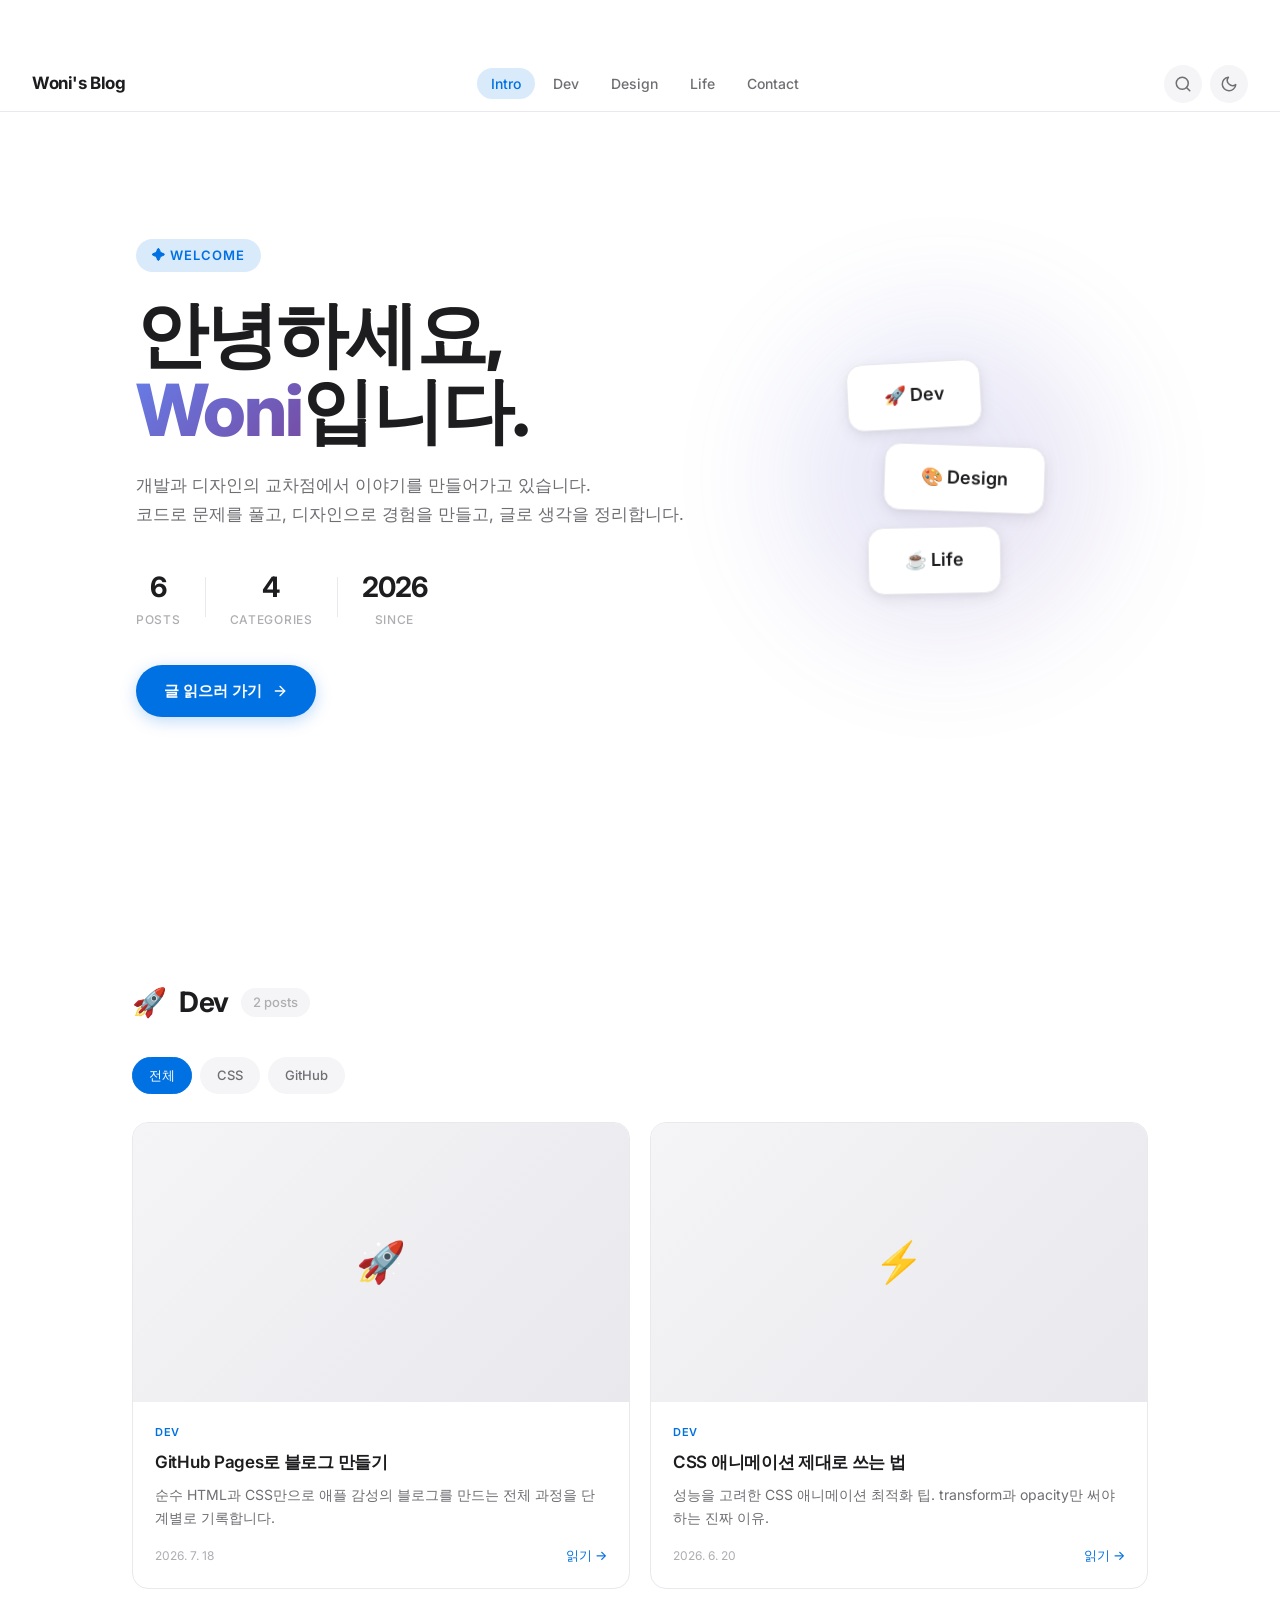
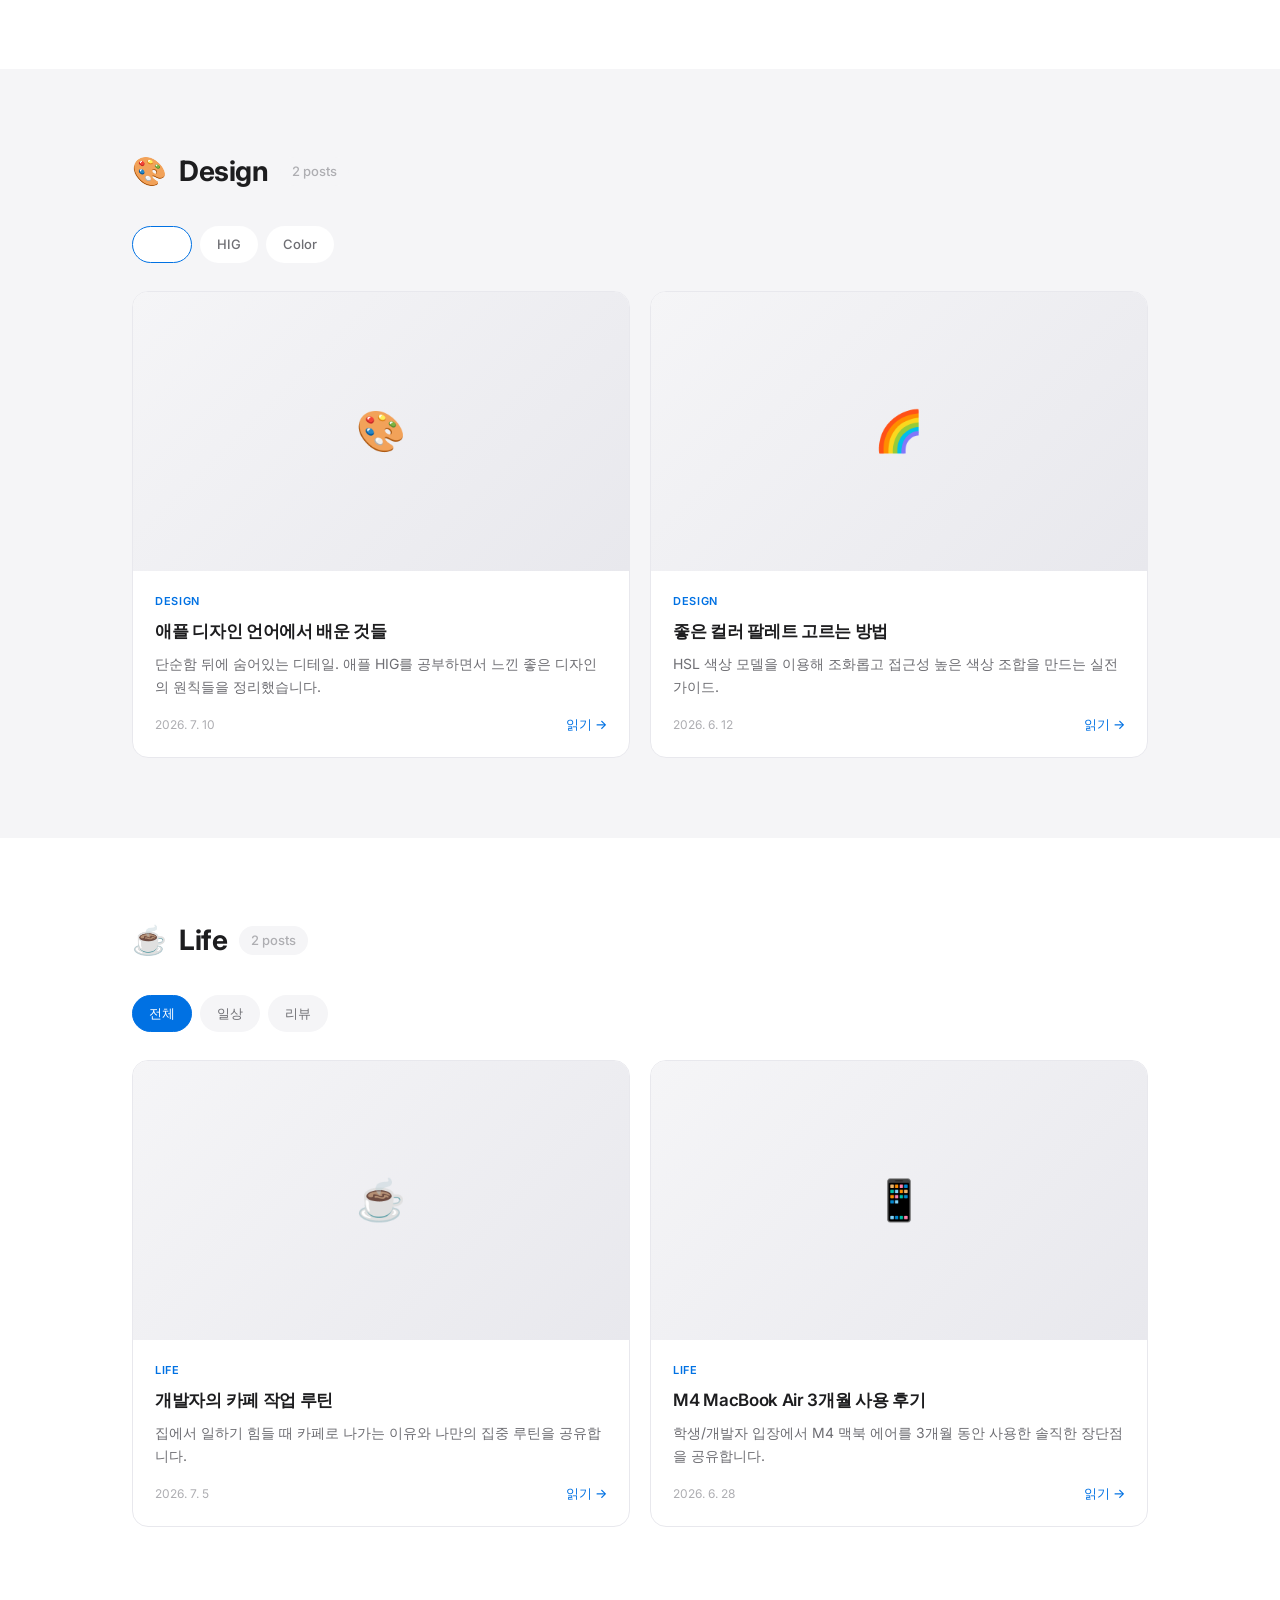
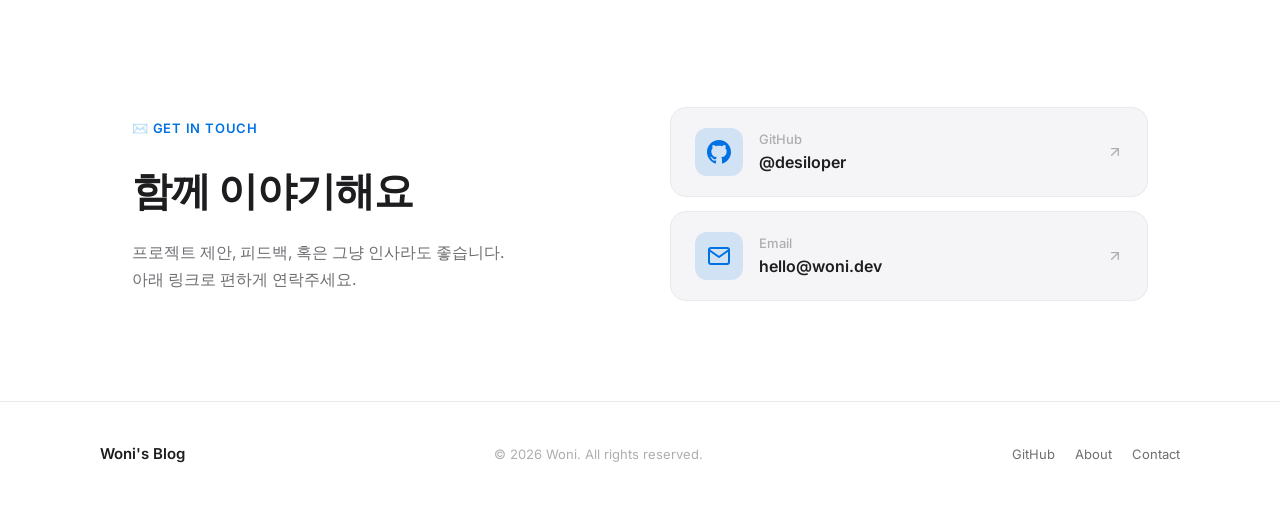
<file: index.html>
<!DOCTYPE html>
<html lang="ko">
<head>
  <meta charset="UTF-8" />
  <meta name="viewport" content="width=device-width, initial-scale=1.0" />
  <title>Woni's Blog — 생각과 기록</title>
  <meta name="description" content="개발, 디자인, 그리고 일상에 대한 생각을 기록하는 블로그입니다." />
  <meta property="og:title" content="Woni's Blog" />
  <meta property="og:description" content="개발, 디자인, 그리고 일상에 대한 생각을 기록합니다." />
  <meta property="og:type" content="website" />
  <link rel="stylesheet" href="style.css" />
  <link rel="icon" href="data:image/svg+xml,<svg xmlns='http://www.w3.org/2000/svg' viewBox='0 0 100 100'><text y='.9em' font-size='90'>✦</text></svg>" />
</head>
<body>

  <!-- Reading Progress Bar -->
  <div class="reading-progress" id="reading-progress"></div>

  <!-- Navigation -->
  <nav class="nav" id="main-nav">
    <a href="index.html" class="nav-brand">Woni's Blog</a>
    <ul class="nav-links" id="nav-links">
      <li><a href="#intro" class="nav-link" data-section="intro">Intro</a></li>
      <li><a href="#dev" class="nav-link" data-section="dev">Dev</a></li>
      <li><a href="#design" class="nav-link" data-section="design">Design</a></li>
      <li><a href="#life" class="nav-link" data-section="life">Life</a></li>
      <li><a href="#contact" class="nav-link" data-section="contact">Contact</a></li>
    </ul>
    <div class="nav-actions">
      <button class="nav-icon-btn" id="search-toggle" aria-label="검색" title="검색">
        <svg width="18" height="18" viewBox="0 0 24 24" fill="none" stroke="currentColor" stroke-width="2" stroke-linecap="round" stroke-linejoin="round"><circle cx="11" cy="11" r="8"/><line x1="21" y1="21" x2="16.65" y2="16.65"/></svg>
      </button>
      <button class="nav-icon-btn" id="theme-toggle" aria-label="테마 전환" title="테마 전환">
        <svg class="icon-sun" width="18" height="18" viewBox="0 0 24 24" fill="none" stroke="currentColor" stroke-width="2" stroke-linecap="round" stroke-linejoin="round"><circle cx="12" cy="12" r="5"/><line x1="12" y1="1" x2="12" y2="3"/><line x1="12" y1="21" x2="12" y2="23"/><line x1="4.22" y1="4.22" x2="5.64" y2="5.64"/><line x1="18.36" y1="18.36" x2="19.78" y2="19.78"/><line x1="1" y1="12" x2="3" y2="12"/><line x1="21" y1="12" x2="23" y2="12"/><line x1="4.22" y1="19.78" x2="5.64" y2="18.36"/><line x1="18.36" y1="5.64" x2="19.78" y2="4.22"/></svg>
        <svg class="icon-moon" width="18" height="18" viewBox="0 0 24 24" fill="none" stroke="currentColor" stroke-width="2" stroke-linecap="round" stroke-linejoin="round"><path d="M21 12.79A9 9 0 1 1 11.21 3 7 7 0 0 0 21 12.79z"/></svg>
      </button>
      <button class="hamburger" id="hamburger" aria-label="메뉴 열기">
        <span></span><span></span><span></span>
      </button>
    </div>
  </nav>

  <!-- Mobile Menu Overlay -->
  <div class="mobile-menu-overlay" id="mobile-menu-overlay"></div>
  <div class="mobile-menu" id="mobile-menu">
    <div class="mobile-menu-header">
      <span class="nav-brand">Woni's Blog</span>
      <button class="mobile-menu-close" id="mobile-menu-close" aria-label="메뉴 닫기">
        <svg width="20" height="20" viewBox="0 0 24 24" fill="none" stroke="currentColor" stroke-width="2" stroke-linecap="round"><line x1="18" y1="6" x2="6" y2="18"/><line x1="6" y1="6" x2="18" y2="18"/></svg>
      </button>
    </div>
    <ul class="mobile-menu-links">
      <li><a href="#intro" class="mobile-link">Intro</a></li>
      <li><a href="#dev" class="mobile-link">Dev</a></li>
      <li><a href="#design" class="mobile-link">Design</a></li>
      <li><a href="#life" class="mobile-link">Life</a></li>
      <li><a href="#contact" class="mobile-link">Contact</a></li>
    </ul>
  </div>

  <!-- Search Modal -->
  <div class="search-overlay" id="search-overlay">
    <div class="search-modal">
      <div class="search-input-wrap">
        <svg width="20" height="20" viewBox="0 0 24 24" fill="none" stroke="currentColor" stroke-width="2" stroke-linecap="round" stroke-linejoin="round"><circle cx="11" cy="11" r="8"/><line x1="21" y1="21" x2="16.65" y2="16.65"/></svg>
        <input type="text" class="search-input" id="search-input" placeholder="글 제목이나 내용을 검색하세요..." autocomplete="off" />
        <kbd class="search-kbd">ESC</kbd>
      </div>
      <div class="search-results" id="search-results">
        <div class="search-empty">검색어를 입력하면 결과가 나타납니다</div>
      </div>
    </div>
  </div>

  <!-- ===== INTRO Section ===== -->
  <section class="intro-section" id="intro">
    <div class="intro-content">
      <div class="intro-badge">✦ Welcome</div>
      <h1 class="intro-title">
        안녕하세요,<br/>
        <span class="intro-highlight">Woni</span>입니다.
      </h1>
      <p class="intro-desc">
        개발과 디자인의 교차점에서 이야기를 만들어가고 있습니다.<br/>
        코드로 문제를 풀고, 디자인으로 경험을 만들고, 글로 생각을 정리합니다.
      </p>
      <div class="intro-stats">
        <div class="intro-stat">
          <span class="intro-stat-number">6</span>
          <span class="intro-stat-label">Posts</span>
        </div>
        <div class="intro-stat-divider"></div>
        <div class="intro-stat">
          <span class="intro-stat-number">4</span>
          <span class="intro-stat-label">Categories</span>
        </div>
        <div class="intro-stat-divider"></div>
        <div class="intro-stat">
          <span class="intro-stat-number">2026</span>
          <span class="intro-stat-label">Since</span>
        </div>
      </div>
      <a href="#dev" class="intro-cta">
        글 읽으러 가기
        <svg width="16" height="16" viewBox="0 0 24 24" fill="none" stroke="currentColor" stroke-width="2" stroke-linecap="round" stroke-linejoin="round"><line x1="5" y1="12" x2="19" y2="12"/><polyline points="12 5 19 12 12 19"/></svg>
      </a>
    </div>
    <div class="intro-visual">
      <div class="intro-glow"></div>
      <div class="intro-card-stack">
        <div class="intro-floating-card ifc-1">🚀 Dev</div>
        <div class="intro-floating-card ifc-2">🎨 Design</div>
        <div class="intro-floating-card ifc-3">☕ Life</div>
      </div>
    </div>
  </section>

  <!-- ===== DEV Section ===== -->
  <section class="category-section" id="dev">
    <div class="container">
      <div class="section-header">
        <div class="section-title-group">
          <span class="section-icon">🚀</span>
          <h2 class="section-title">Dev</h2>
          <span class="section-count">2 posts</span>
        </div>
      </div>

      <!-- Tags Filter for Dev -->
      <div class="tags-list" id="tag-filter-dev">
        <span class="tag-pill active" data-tag="all" data-category="dev">전체</span>
        <span class="tag-pill" data-tag="CSS" data-category="dev">CSS</span>
        <span class="tag-pill" data-tag="GitHub" data-category="dev">GitHub</span>
      </div>

      <div class="posts-grid" data-category="dev">
        <a href="post.html" class="post-card" data-tags="GitHub" data-category="dev"
           data-title="GitHub Pages로 블로그 만들기"
           data-excerpt="순수 HTML과 CSS만으로 애플 감성의 블로그를 만드는 전체 과정을 단계별로 기록합니다.">
          <div class="post-card-image-placeholder">🚀</div>
          <div class="post-card-body">
            <span class="post-tag">Dev</span>
            <h3 class="post-card-title">GitHub Pages로 블로그 만들기</h3>
            <p class="post-card-excerpt">
              순수 HTML과 CSS만으로 애플 감성의 블로그를 만드는 전체 과정을 단계별로 기록합니다.
            </p>
            <div class="post-card-footer">
              <span class="post-card-date">2026. 7. 18</span>
              <span class="read-more">읽기 →</span>
            </div>
          </div>
        </a>

        <a href="post.html" class="post-card" data-tags="CSS" data-category="dev"
           data-title="CSS 애니메이션 제대로 쓰는 법"
           data-excerpt="성능을 고려한 CSS 애니메이션 최적화 팁. transform과 opacity만 써야 하는 진짜 이유.">
          <div class="post-card-image-placeholder">⚡</div>
          <div class="post-card-body">
            <span class="post-tag">Dev</span>
            <h3 class="post-card-title">CSS 애니메이션 제대로 쓰는 법</h3>
            <p class="post-card-excerpt">
              성능을 고려한 CSS 애니메이션 최적화 팁. transform과 opacity만 써야 하는 진짜 이유.
            </p>
            <div class="post-card-footer">
              <span class="post-card-date">2026. 6. 20</span>
              <span class="read-more">읽기 →</span>
            </div>
          </div>
        </a>
      </div>
    </div>
  </section>

  <!-- ===== DESIGN Section ===== -->
  <section class="category-section" id="design">
    <div class="container">
      <div class="section-header">
        <div class="section-title-group">
          <span class="section-icon">🎨</span>
          <h2 class="section-title">Design</h2>
          <span class="section-count">2 posts</span>
        </div>
      </div>

      <div class="tags-list" id="tag-filter-design">
        <span class="tag-pill active" data-tag="all" data-category="design">전체</span>
        <span class="tag-pill" data-tag="HIG" data-category="design">HIG</span>
        <span class="tag-pill" data-tag="Color" data-category="design">Color</span>
      </div>

      <div class="posts-grid" data-category="design">
        <a href="post.html" class="post-card" data-tags="HIG" data-category="design"
           data-title="애플 디자인 언어에서 배운 것들"
           data-excerpt="단순함 뒤에 숨어있는 디테일. 애플 HIG를 공부하면서 느낀 좋은 디자인의 원칙들을 정리했습니다.">
          <div class="post-card-image-placeholder">🎨</div>
          <div class="post-card-body">
            <span class="post-tag">Design</span>
            <h3 class="post-card-title">애플 디자인 언어에서 배운 것들</h3>
            <p class="post-card-excerpt">
              단순함 뒤에 숨어있는 디테일. 애플 HIG를 공부하면서 느낀 좋은 디자인의 원칙들을 정리했습니다.
            </p>
            <div class="post-card-footer">
              <span class="post-card-date">2026. 7. 10</span>
              <span class="read-more">읽기 →</span>
            </div>
          </div>
        </a>

        <a href="post.html" class="post-card" data-tags="Color" data-category="design"
           data-title="좋은 컬러 팔레트 고르는 방법"
           data-excerpt="HSL 색상 모델을 이용해 조화롭고 접근성 높은 색상 조합을 만드는 실전 가이드.">
          <div class="post-card-image-placeholder">🌈</div>
          <div class="post-card-body">
            <span class="post-tag">Design</span>
            <h3 class="post-card-title">좋은 컬러 팔레트 고르는 방법</h3>
            <p class="post-card-excerpt">
              HSL 색상 모델을 이용해 조화롭고 접근성 높은 색상 조합을 만드는 실전 가이드.
            </p>
            <div class="post-card-footer">
              <span class="post-card-date">2026. 6. 12</span>
              <span class="read-more">읽기 →</span>
            </div>
          </div>
        </a>
      </div>
    </div>
  </section>

  <!-- ===== LIFE Section ===== -->
  <section class="category-section" id="life">
    <div class="container">
      <div class="section-header">
        <div class="section-title-group">
          <span class="section-icon">☕</span>
          <h2 class="section-title">Life</h2>
          <span class="section-count">2 posts</span>
        </div>
      </div>

      <div class="tags-list" id="tag-filter-life">
        <span class="tag-pill active" data-tag="all" data-category="life">전체</span>
        <span class="tag-pill" data-tag="일상" data-category="life">일상</span>
        <span class="tag-pill" data-tag="리뷰" data-category="life">리뷰</span>
      </div>

      <div class="posts-grid" data-category="life">
        <a href="post.html" class="post-card" data-tags="일상" data-category="life"
           data-title="개발자의 카페 작업 루틴"
           data-excerpt="집에서 일하기 힘들 때 카페로 나가는 이유와 나만의 집중 루틴을 공유합니다.">
          <div class="post-card-image-placeholder">☕</div>
          <div class="post-card-body">
            <span class="post-tag">Life</span>
            <h3 class="post-card-title">개발자의 카페 작업 루틴</h3>
            <p class="post-card-excerpt">
              집에서 일하기 힘들 때 카페로 나가는 이유와 나만의 집중 루틴을 공유합니다.
            </p>
            <div class="post-card-footer">
              <span class="post-card-date">2026. 7. 5</span>
              <span class="read-more">읽기 →</span>
            </div>
          </div>
        </a>

        <a href="post.html" class="post-card" data-tags="리뷰" data-category="life"
           data-title="M4 MacBook Air 3개월 사용 후기"
           data-excerpt="학생/개발자 입장에서 M4 맥북 에어를 3개월 동안 사용한 솔직한 장단점을 공유합니다.">
          <div class="post-card-image-placeholder">📱</div>
          <div class="post-card-body">
            <span class="post-tag">Life</span>
            <h3 class="post-card-title">M4 MacBook Air 3개월 사용 후기</h3>
            <p class="post-card-excerpt">
              학생/개발자 입장에서 M4 맥북 에어를 3개월 동안 사용한 솔직한 장단점을 공유합니다.
            </p>
            <div class="post-card-footer">
              <span class="post-card-date">2026. 6. 28</span>
              <span class="read-more">읽기 →</span>
            </div>
          </div>
        </a>
      </div>
    </div>
  </section>

  <!-- ===== CONTACT Section ===== -->
  <section class="contact-section" id="contact">
    <div class="container">
      <div class="contact-inner">
        <div class="contact-text">
          <span class="contact-badge">✉️ Get in Touch</span>
          <h2 class="contact-title">함께 이야기해요</h2>
          <p class="contact-desc">
            프로젝트 제안, 피드백, 혹은 그냥 인사라도 좋습니다.<br/>
            아래 링크로 편하게 연락주세요.
          </p>
        </div>
        <div class="contact-links">
          <a href="https://github.com/desiloper" target="_blank" class="contact-card" id="contact-github">
            <div class="contact-card-icon">
              <svg width="24" height="24" viewBox="0 0 24 24" fill="currentColor"><path d="M12 0c-6.626 0-12 5.373-12 12 0 5.302 3.438 9.8 8.207 11.387.599.111.793-.261.793-.577v-2.234c-3.338.726-4.033-1.416-4.033-1.416-.546-1.387-1.333-1.756-1.333-1.756-1.089-.745.083-.729.083-.729 1.205.084 1.839 1.237 1.839 1.237 1.07 1.834 2.807 1.304 3.492.997.107-.775.418-1.305.762-1.604-2.665-.305-5.467-1.334-5.467-5.931 0-1.311.469-2.381 1.236-3.221-.124-.303-.535-1.524.117-3.176 0 0 1.008-.322 3.301 1.23.957-.266 1.983-.399 3.003-.404 1.02.005 2.047.138 3.006.404 2.291-1.552 3.297-1.23 3.297-1.23.653 1.653.242 2.874.118 3.176.77.84 1.235 1.911 1.235 3.221 0 4.609-2.807 5.624-5.479 5.921.43.372.823 1.102.823 2.222v3.293c0 .319.192.694.801.576 4.765-1.589 8.199-6.086 8.199-11.386 0-6.627-5.373-12-12-12z"/></svg>
            </div>
            <div class="contact-card-info">
              <span class="contact-card-label">GitHub</span>
              <span class="contact-card-value">@desiloper</span>
            </div>
            <svg class="contact-card-arrow" width="16" height="16" viewBox="0 0 24 24" fill="none" stroke="currentColor" stroke-width="2" stroke-linecap="round"><line x1="7" y1="17" x2="17" y2="7"/><polyline points="7 7 17 7 17 17"/></svg>
          </a>

          <a href="mailto:hello@woni.dev" class="contact-card" id="contact-email">
            <div class="contact-card-icon">
              <svg width="24" height="24" viewBox="0 0 24 24" fill="none" stroke="currentColor" stroke-width="2" stroke-linecap="round" stroke-linejoin="round"><path d="M4 4h16c1.1 0 2 .9 2 2v12c0 1.1-.9 2-2 2H4c-1.1 0-2-.9-2-2V6c0-1.1.9-2 2-2z"/><polyline points="22,6 12,13 2,6"/></svg>
            </div>
            <div class="contact-card-info">
              <span class="contact-card-label">Email</span>
              <span class="contact-card-value">hello@woni.dev</span>
            </div>
            <svg class="contact-card-arrow" width="16" height="16" viewBox="0 0 24 24" fill="none" stroke="currentColor" stroke-width="2" stroke-linecap="round"><line x1="7" y1="17" x2="17" y2="7"/><polyline points="7 7 17 7 17 17"/></svg>
          </a>
        </div>
      </div>
    </div>
  </section>

  <!-- Footer -->
  <footer class="footer">
    <div class="footer-inner">
      <span class="footer-brand">Woni's Blog</span>
      <span class="footer-text">© 2026 Woni. All rights reserved.</span>
      <div class="footer-links">
        <a href="https://github.com/desiloper" target="_blank">GitHub</a>
        <a href="#intro">About</a>
        <a href="#contact">Contact</a>
      </div>
    </div>
  </footer>

  <script src="main.js"></script>
</body>
</html>
</file>
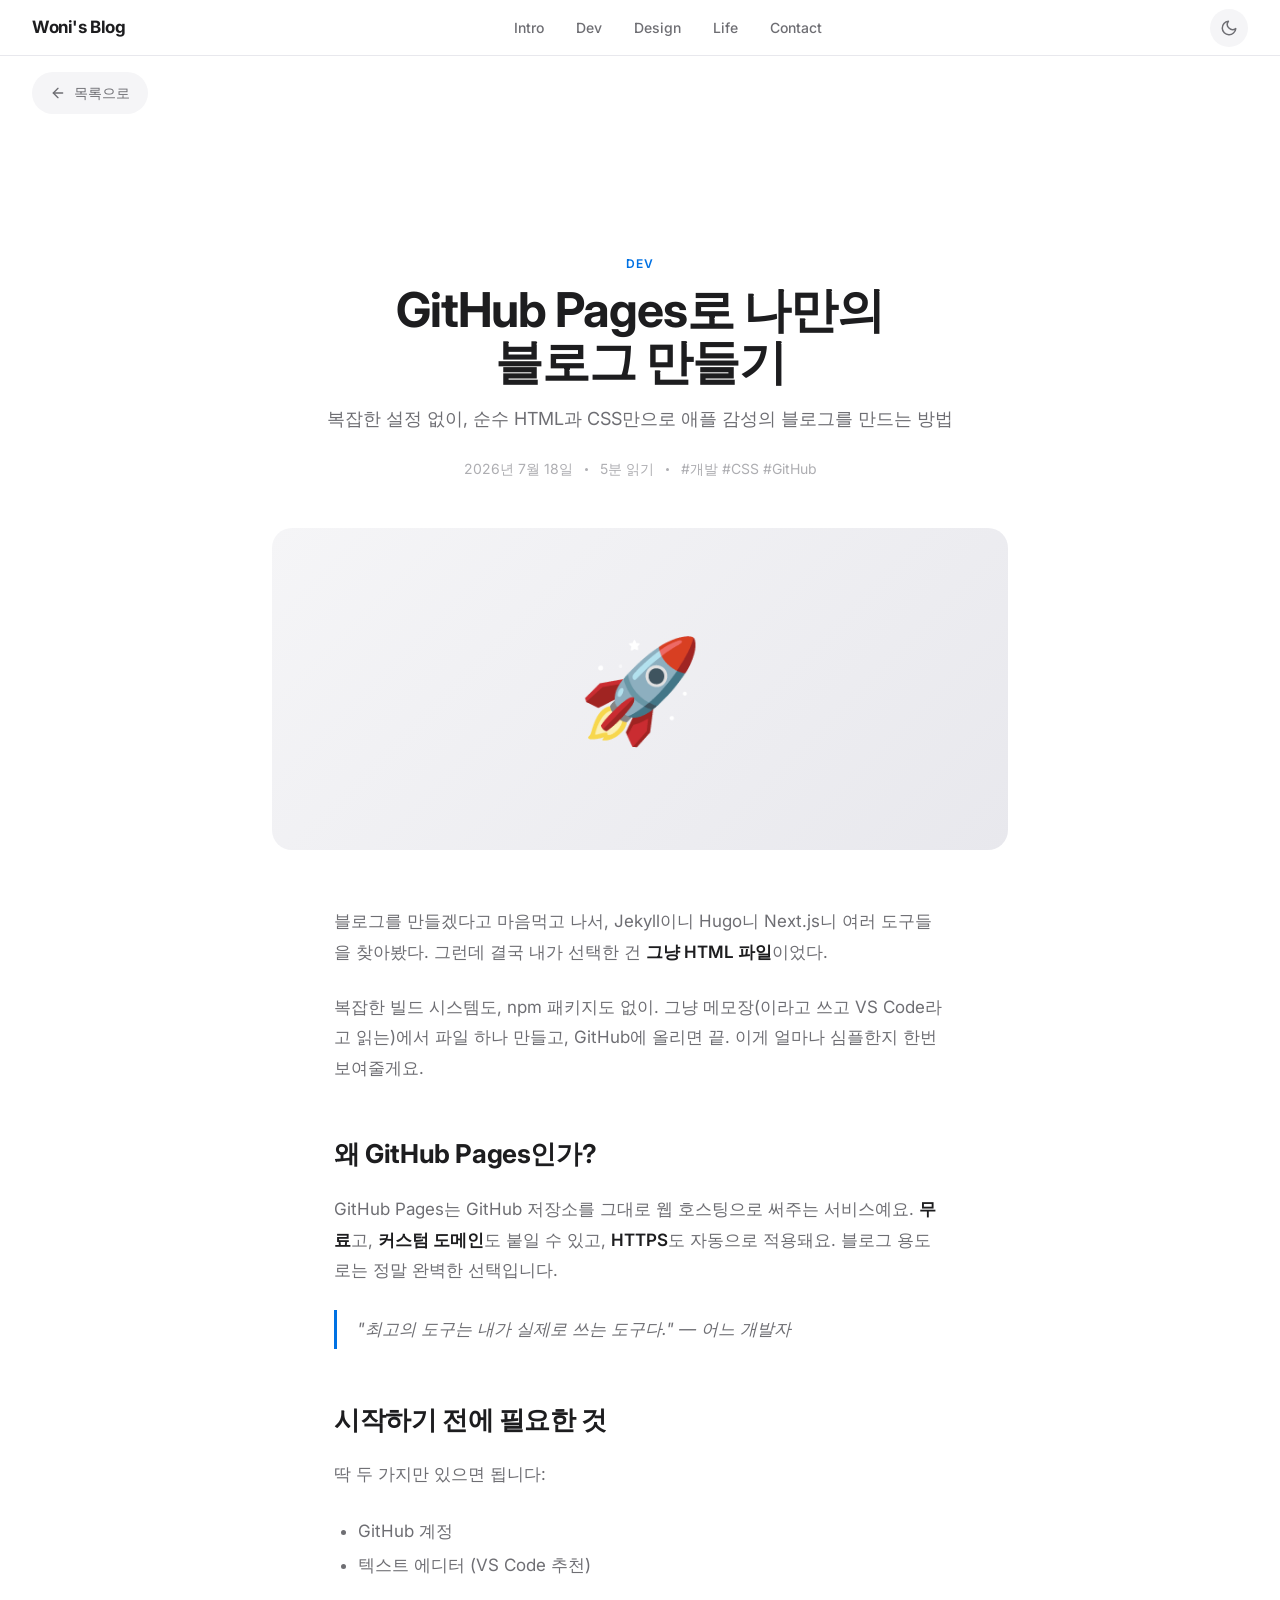
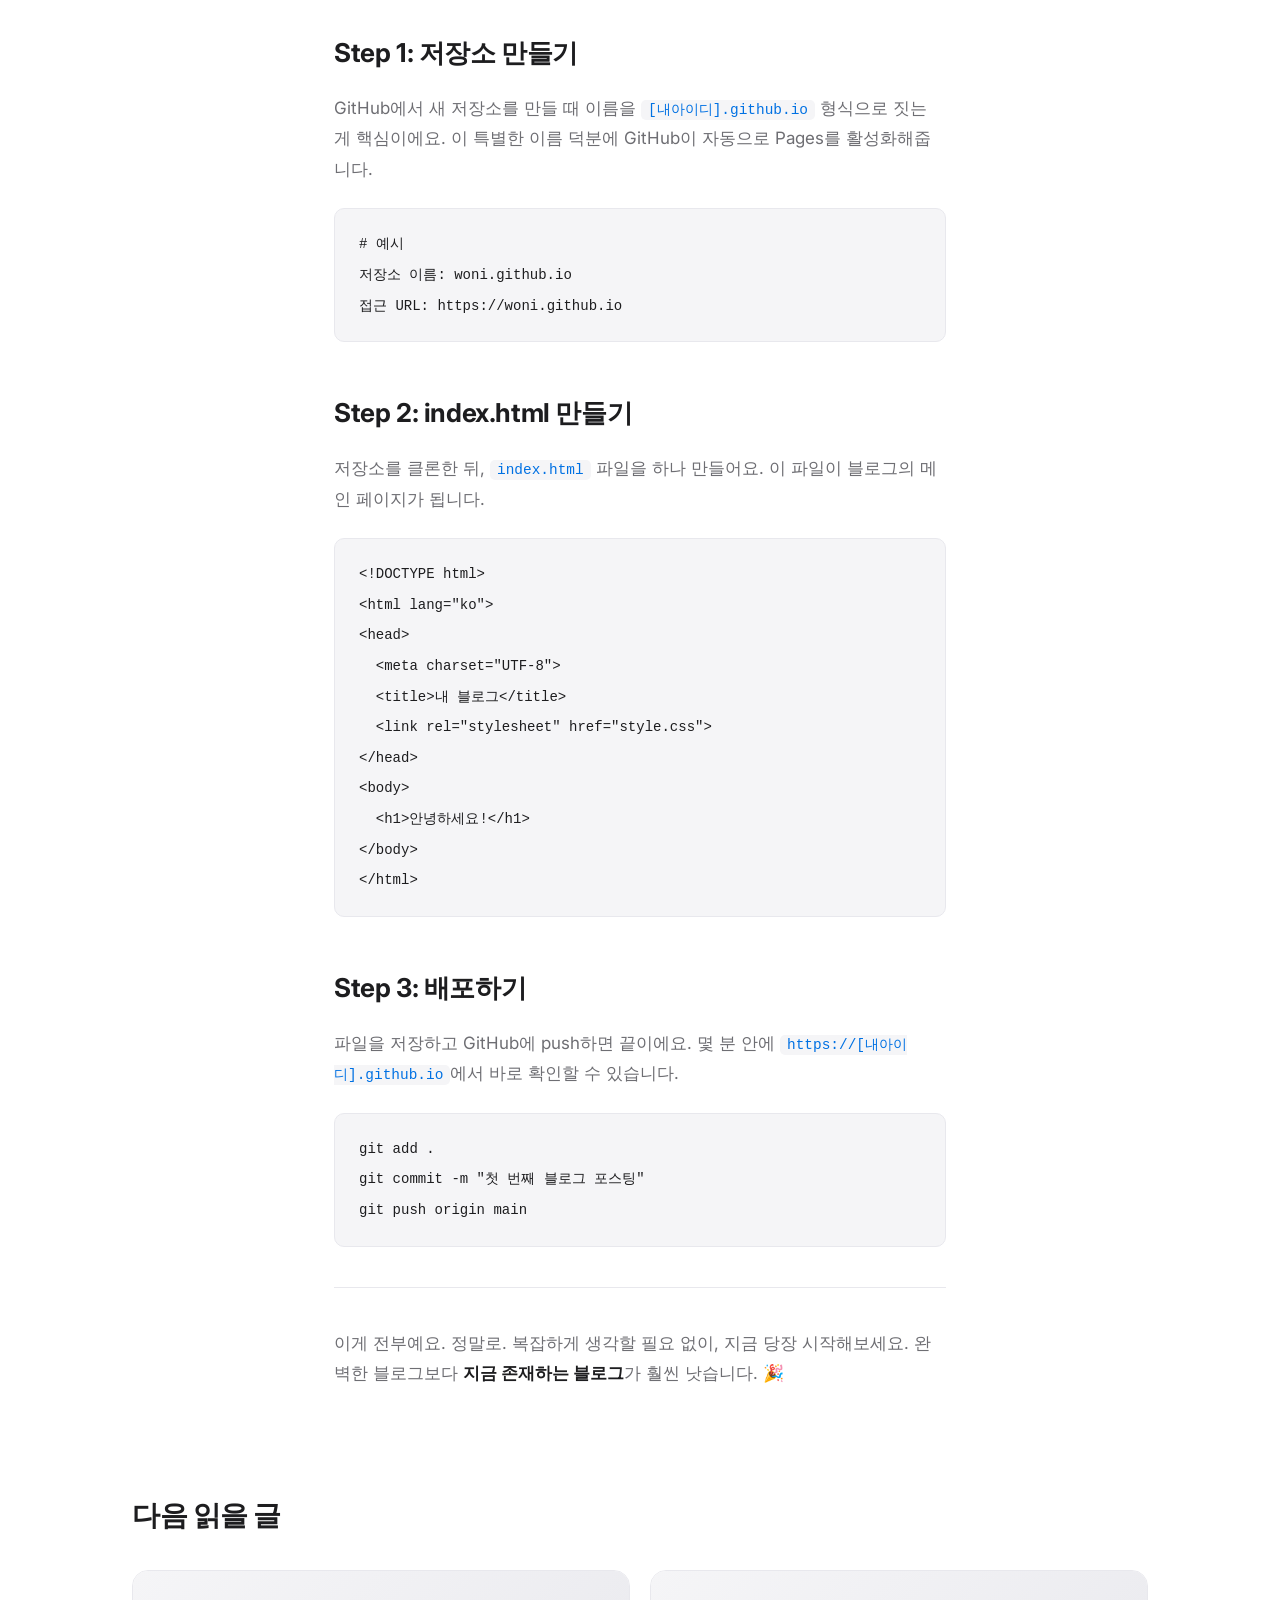
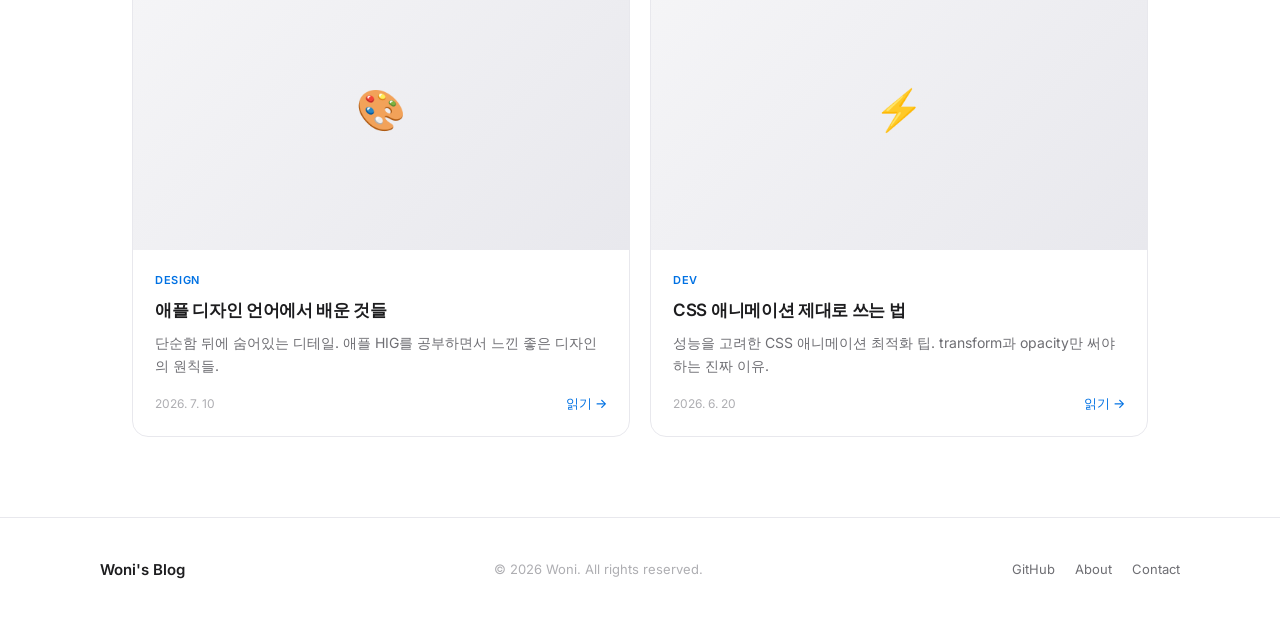
<file: post.html>
<!DOCTYPE html>
<html lang="ko">
<head>
  <meta charset="UTF-8" />
  <meta name="viewport" content="width=device-width, initial-scale=1.0" />
  <title>GitHub Pages로 블로그 만들기 — Woni's Blog</title>
  <meta name="description" content="순수 HTML과 CSS만으로 애플 감성의 블로그를 만드는 전체 과정을 단계별로 기록합니다." />
  <link rel="stylesheet" href="style.css" />
  <link rel="icon" href="data:image/svg+xml,<svg xmlns='http://www.w3.org/2000/svg' viewBox='0 0 100 100'><text y='.9em' font-size='90'>✦</text></svg>" />
</head>
<body>

  <!-- Reading Progress Bar -->
  <div class="reading-progress" id="reading-progress"></div>

  <!-- Navigation -->
  <nav class="nav" id="main-nav">
    <a href="index.html" class="nav-brand">Woni's Blog</a>
    <ul class="nav-links" id="nav-links">
      <li><a href="index.html#intro" class="nav-link">Intro</a></li>
      <li><a href="index.html#dev" class="nav-link">Dev</a></li>
      <li><a href="index.html#design" class="nav-link">Design</a></li>
      <li><a href="index.html#life" class="nav-link">Life</a></li>
      <li><a href="index.html#contact" class="nav-link">Contact</a></li>
    </ul>
    <div class="nav-actions">
      <button class="nav-icon-btn" id="theme-toggle" aria-label="테마 전환" title="테마 전환">
        <svg class="icon-sun" width="18" height="18" viewBox="0 0 24 24" fill="none" stroke="currentColor" stroke-width="2" stroke-linecap="round" stroke-linejoin="round"><circle cx="12" cy="12" r="5"/><line x1="12" y1="1" x2="12" y2="3"/><line x1="12" y1="21" x2="12" y2="23"/><line x1="4.22" y1="4.22" x2="5.64" y2="5.64"/><line x1="18.36" y1="18.36" x2="19.78" y2="19.78"/><line x1="1" y1="12" x2="3" y2="12"/><line x1="21" y1="12" x2="23" y2="12"/><line x1="4.22" y1="19.78" x2="5.64" y2="18.36"/><line x1="18.36" y1="5.64" x2="19.78" y2="4.22"/></svg>
        <svg class="icon-moon" width="18" height="18" viewBox="0 0 24 24" fill="none" stroke="currentColor" stroke-width="2" stroke-linecap="round" stroke-linejoin="round"><path d="M21 12.79A9 9 0 1 1 11.21 3 7 7 0 0 0 21 12.79z"/></svg>
      </button>
      <button class="hamburger" id="hamburger" aria-label="메뉴 열기">
        <span></span><span></span><span></span>
      </button>
    </div>
  </nav>

  <!-- Mobile Menu Overlay -->
  <div class="mobile-menu-overlay" id="mobile-menu-overlay"></div>
  <div class="mobile-menu" id="mobile-menu">
    <div class="mobile-menu-header">
      <span class="nav-brand">Woni's Blog</span>
      <button class="mobile-menu-close" id="mobile-menu-close" aria-label="메뉴 닫기">
        <svg width="20" height="20" viewBox="0 0 24 24" fill="none" stroke="currentColor" stroke-width="2" stroke-linecap="round"><line x1="18" y1="6" x2="6" y2="18"/><line x1="6" y1="6" x2="18" y2="18"/></svg>
      </button>
    </div>
    <ul class="mobile-menu-links">
      <li><a href="index.html#intro" class="mobile-link">Intro</a></li>
      <li><a href="index.html#dev" class="mobile-link">Dev</a></li>
      <li><a href="index.html#design" class="mobile-link">Design</a></li>
      <li><a href="index.html#life" class="mobile-link">Life</a></li>
      <li><a href="index.html#contact" class="mobile-link">Contact</a></li>
    </ul>
  </div>

  <!-- Back Button -->
  <a href="index.html" class="back-btn">
    <svg width="16" height="16" viewBox="0 0 24 24" fill="none" stroke="currentColor" stroke-width="2" stroke-linecap="round" stroke-linejoin="round"><line x1="19" y1="12" x2="5" y2="12"/><polyline points="12 19 5 12 12 5"/></svg>
    목록으로
  </a>

  <!-- Article Hero -->
  <header class="article-hero animate-in">
    <span class="post-tag">Dev</span>
    <h1 class="article-title">GitHub Pages로 나만의<br/>블로그 만들기</h1>
    <p class="article-subtitle">
      복잡한 설정 없이, 순수 HTML과 CSS만으로 애플 감성의 블로그를 만드는 방법
    </p>
    <div class="article-meta">
      <span>2026년 7월 18일</span>
      <span class="post-meta-dot"></span>
      <span>5분 읽기</span>
      <span class="post-meta-dot"></span>
      <span>#개발 #CSS #GitHub</span>
    </div>
  </header>

  <!-- Cover Image -->
  <div class="article-cover container animate-in animate-in-delay-1">
    <div class="post-card-image-placeholder" style="aspect-ratio: 16/7; font-size: 100px; border-radius: 20px;">
      🚀
    </div>
  </div>

  <!-- Article Body -->
  <article class="article-body animate-in animate-in-delay-2">

    <p>
      블로그를 만들겠다고 마음먹고 나서, Jekyll이니 Hugo니 Next.js니 여러 도구들을 찾아봤다. 그런데 결국 내가 선택한 건 <strong>그냥 HTML 파일</strong>이었다.
    </p>

    <p>
      복잡한 빌드 시스템도, npm 패키지도 없이. 그냥 메모장(이라고 쓰고 VS Code라고 읽는)에서 파일 하나 만들고, GitHub에 올리면 끝. 이게 얼마나 심플한지 한번 보여줄게요.
    </p>

    <h2>왜 GitHub Pages인가?</h2>

    <p>
      GitHub Pages는 GitHub 저장소를 그대로 웹 호스팅으로 써주는 서비스예요. <strong>무료</strong>고, <strong>커스텀 도메인</strong>도 붙일 수 있고, <strong>HTTPS</strong>도 자동으로 적용돼요. 블로그 용도로는 정말 완벽한 선택입니다.
    </p>

    <blockquote>
      "최고의 도구는 내가 실제로 쓰는 도구다." — 어느 개발자
    </blockquote>

    <h2>시작하기 전에 필요한 것</h2>

    <p>딱 두 가지만 있으면 됩니다:</p>
    <ul style="padding-left: 24px; margin-bottom: 24px; color: var(--text-secondary); line-height: 2;">
      <li>GitHub 계정</li>
      <li>텍스트 에디터 (VS Code 추천)</li>
    </ul>

    <h2>Step 1: 저장소 만들기</h2>

    <p>
      GitHub에서 새 저장소를 만들 때 이름을 <code>[내아이디].github.io</code> 형식으로 짓는 게 핵심이에요. 이 특별한 이름 덕분에 GitHub이 자동으로 Pages를 활성화해줍니다.
    </p>

    <pre><code># 예시
저장소 이름: woni.github.io
접근 URL: https://woni.github.io</code></pre>

    <h2>Step 2: index.html 만들기</h2>

    <p>
      저장소를 클론한 뒤, <code>index.html</code> 파일을 하나 만들어요. 이 파일이 블로그의 메인 페이지가 됩니다.
    </p>

    <pre><code>&lt;!DOCTYPE html&gt;
&lt;html lang="ko"&gt;
&lt;head&gt;
  &lt;meta charset="UTF-8"&gt;
  &lt;title&gt;내 블로그&lt;/title&gt;
  &lt;link rel="stylesheet" href="style.css"&gt;
&lt;/head&gt;
&lt;body&gt;
  &lt;h1&gt;안녕하세요!&lt;/h1&gt;
&lt;/body&gt;
&lt;/html&gt;</code></pre>

    <h2>Step 3: 배포하기</h2>

    <p>
      파일을 저장하고 GitHub에 push하면 끝이에요. 몇 분 안에 <code>https://[내아이디].github.io</code>에서 바로 확인할 수 있습니다.
    </p>

    <pre><code>git add .
git commit -m "첫 번째 블로그 포스팅"
git push origin main</code></pre>

    <hr class="article-divider" />

    <p>
      이게 전부예요. 정말로. 복잡하게 생각할 필요 없이, 지금 당장 시작해보세요. 완벽한 블로그보다 <strong>지금 존재하는 블로그</strong>가 훨씬 낫습니다. 🎉
    </p>

  </article>

  <!-- Related Posts -->
  <section style="padding: 0 0 80px;">
    <div class="container">
      <div class="section-header">
        <div class="section-title-group">
          <h2 class="section-title">다음 읽을 글</h2>
        </div>
      </div>
      <div class="posts-grid" style="grid-template-columns: repeat(2, 1fr);">
        <a href="post.html" class="post-card">
          <div class="post-card-image-placeholder">🎨</div>
          <div class="post-card-body">
            <span class="post-tag">Design</span>
            <h3 class="post-card-title">애플 디자인 언어에서 배운 것들</h3>
            <p class="post-card-excerpt">단순함 뒤에 숨어있는 디테일. 애플 HIG를 공부하면서 느낀 좋은 디자인의 원칙들.</p>
            <div class="post-card-footer">
              <span class="post-card-date">2026. 7. 10</span>
              <span class="read-more">읽기 →</span>
            </div>
          </div>
        </a>
        <a href="post.html" class="post-card">
          <div class="post-card-image-placeholder">⚡</div>
          <div class="post-card-body">
            <span class="post-tag">Dev</span>
            <h3 class="post-card-title">CSS 애니메이션 제대로 쓰는 법</h3>
            <p class="post-card-excerpt">성능을 고려한 CSS 애니메이션 최적화 팁. transform과 opacity만 써야 하는 진짜 이유.</p>
            <div class="post-card-footer">
              <span class="post-card-date">2026. 6. 20</span>
              <span class="read-more">읽기 →</span>
            </div>
          </div>
        </a>
      </div>
    </div>
  </section>

  <!-- Footer -->
  <footer class="footer">
    <div class="footer-inner">
      <span class="footer-brand">Woni's Blog</span>
      <span class="footer-text">© 2026 Woni. All rights reserved.</span>
      <div class="footer-links">
        <a href="https://github.com/desiloper" target="_blank">GitHub</a>
        <a href="index.html#intro">About</a>
        <a href="index.html#contact">Contact</a>
      </div>
    </div>
  </footer>

  <script src="main.js"></script>
</body>
</html>
</file>
<file: style.css>
/* ===========================
   Woni's Blog — style.css
   Premium Apple-inspired design
   with system dark mode auto-detect
   =========================== */

@import url('https://fonts.googleapis.com/css2?family=Inter:wght@300;400;500;600;700;800&display=swap');

/* ── Reset & Base ── */
*, *::before, *::after {
  box-sizing: border-box;
  margin: 0;
  padding: 0;
}

/* ── Light Theme (default) ── */
:root {
  --bg: #ffffff;
  --bg-secondary: #f5f5f7;
  --bg-card: #ffffff;
  --bg-glass: rgba(255, 255, 255, 0.72);
  --text-primary: #1d1d1f;
  --text-secondary: #6e6e73;
  --text-tertiary: #aeaeb2;
  --accent: #0071e3;
  --accent-hover: #0077ed;
  --accent-glow: rgba(0, 113, 227, 0.15);
  --border: #d2d2d7;
  --border-light: #e8e8ed;
  --shadow-sm: 0 1px 3px rgba(0,0,0,0.06), 0 1px 2px rgba(0,0,0,0.04);
  --shadow-md: 0 4px 16px rgba(0,0,0,0.08), 0 2px 6px rgba(0,0,0,0.04);
  --shadow-lg: 0 12px 40px rgba(0,0,0,0.10), 0 4px 12px rgba(0,0,0,0.05);
  --radius-sm: 10px;
  --radius-md: 16px;
  --radius-lg: 24px;
  --nav-height: 56px;
  --transition: all 0.3s cubic-bezier(0.4, 0, 0.2, 1);
  --gradient-intro: linear-gradient(135deg, #667eea 0%, #764ba2 100%);
  color-scheme: light dark;
}

/* ── Dark Theme ── */
[data-theme="dark"] {
  --bg: #000000;
  --bg-secondary: #1c1c1e;
  --bg-card: #1c1c1e;
  --bg-glass: rgba(0, 0, 0, 0.72);
  --text-primary: #f5f5f7;
  --text-secondary: #a1a1a6;
  --text-tertiary: #636366;
  --accent: #2997ff;
  --accent-hover: #409cff;
  --accent-glow: rgba(41, 151, 255, 0.15);
  --border: #38383a;
  --border-light: #2c2c2e;
  --shadow-sm: 0 1px 3px rgba(0,0,0,0.3);
  --shadow-md: 0 4px 16px rgba(0,0,0,0.4);
  --shadow-lg: 0 12px 40px rgba(0,0,0,0.5);
  --gradient-intro: linear-gradient(135deg, #667eea 0%, #764ba2 100%);
}

/* ── Theme icon visibility ── */
.icon-sun { display: none; }
.icon-moon { display: block; }
[data-theme="dark"] .icon-sun { display: block; }
[data-theme="dark"] .icon-moon { display: none; }

html {
  scroll-behavior: smooth;
}

body {
  font-family: 'Inter', -apple-system, BlinkMacSystemFont, 'SF Pro Text', sans-serif;
  background-color: var(--bg);
  color: var(--text-primary);
  line-height: 1.6;
  -webkit-font-smoothing: antialiased;
  -moz-osx-font-smoothing: grayscale;
  transition: background-color 0.4s ease, color 0.4s ease;
}

/* ── Reading Progress Bar ── */
.reading-progress {
  position: fixed;
  top: 0;
  left: 0;
  width: 0%;
  height: 3px;
  background: linear-gradient(90deg, var(--accent), #764ba2);
  z-index: 1100;
  transition: width 0.15s ease-out;
  border-radius: 0 2px 2px 0;
}

/* ── Navigation ── */
.nav {
  position: fixed;
  top: 0;
  left: 0;
  right: 0;
  z-index: 1000;
  height: var(--nav-height);
  display: flex;
  align-items: center;
  justify-content: space-between;
  padding: 0 32px;
  backdrop-filter: saturate(180%) blur(20px);
  -webkit-backdrop-filter: saturate(180%) blur(20px);
  background: var(--bg-glass);
  border-bottom: 0.5px solid var(--border-light);
  transition: var(--transition);
}

.nav.scrolled {
  box-shadow: var(--shadow-sm);
}

.nav-brand {
  font-size: 17px;
  font-weight: 700;
  color: var(--text-primary);
  text-decoration: none;
  letter-spacing: -0.4px;
  transition: var(--transition);
}

.nav-links {
  display: flex;
  align-items: center;
  gap: 4px;
  list-style: none;
}

.nav-link {
  font-size: 14px;
  font-weight: 500;
  color: var(--text-secondary);
  text-decoration: none;
  padding: 7px 14px;
  border-radius: 24px;
  transition: var(--transition);
  position: relative;
}

.nav-link:hover {
  color: var(--text-primary);
  background: var(--bg-secondary);
}

.nav-link.active {
  color: var(--accent);
  background: var(--accent-glow);
}

.nav-actions {
  display: flex;
  align-items: center;
  gap: 8px;
}

.nav-icon-btn {
  width: 38px;
  height: 38px;
  border: none;
  border-radius: 50%;
  background: var(--bg-secondary);
  color: var(--text-secondary);
  cursor: pointer;
  display: flex;
  align-items: center;
  justify-content: center;
  transition: var(--transition);
}

.nav-icon-btn:hover {
  background: var(--border);
  color: var(--text-primary);
  transform: scale(1.08);
}

/* ── Hamburger ── */
.hamburger {
  display: none;
  width: 38px;
  height: 38px;
  border: none;
  border-radius: 50%;
  background: var(--bg-secondary);
  cursor: pointer;
  flex-direction: column;
  align-items: center;
  justify-content: center;
  gap: 5px;
  padding: 0;
  transition: var(--transition);
}

.hamburger span {
  display: block;
  width: 18px;
  height: 2px;
  background: var(--text-secondary);
  border-radius: 2px;
  transition: var(--transition);
}

.hamburger:hover {
  background: var(--border);
}

/* ── Mobile Menu ── */
.mobile-menu-overlay {
  position: fixed;
  inset: 0;
  background: rgba(0, 0, 0, 0.4);
  z-index: 1998;
  opacity: 0;
  visibility: hidden;
  transition: opacity 0.3s ease, visibility 0.3s ease;
  backdrop-filter: blur(4px);
}

.mobile-menu-overlay.active {
  opacity: 1;
  visibility: visible;
}

.mobile-menu {
  position: fixed;
  top: 0;
  right: 0;
  width: 280px;
  height: 100vh;
  background: var(--bg);
  z-index: 1999;
  transform: translateX(100%);
  transition: transform 0.35s cubic-bezier(0.4, 0, 0.2, 1);
  display: flex;
  flex-direction: column;
  border-left: 1px solid var(--border-light);
}

.mobile-menu.active {
  transform: translateX(0);
}

.mobile-menu-header {
  display: flex;
  align-items: center;
  justify-content: space-between;
  padding: 16px 24px;
  border-bottom: 1px solid var(--border-light);
}

.mobile-menu-close {
  width: 36px;
  height: 36px;
  border: none;
  border-radius: 50%;
  background: var(--bg-secondary);
  color: var(--text-secondary);
  cursor: pointer;
  display: flex;
  align-items: center;
  justify-content: center;
  transition: var(--transition);
}

.mobile-menu-close:hover {
  background: var(--border);
  color: var(--text-primary);
}

.mobile-menu-links {
  list-style: none;
  padding: 16px 0;
}

.mobile-link {
  display: block;
  font-size: 17px;
  font-weight: 500;
  color: var(--text-primary);
  text-decoration: none;
  padding: 14px 24px;
  transition: var(--transition);
}

.mobile-link:hover {
  background: var(--bg-secondary);
  color: var(--accent);
}

/* ── Search Modal ── */
.search-overlay {
  position: fixed;
  inset: 0;
  z-index: 2000;
  background: rgba(0, 0, 0, 0.5);
  backdrop-filter: blur(8px);
  display: flex;
  align-items: flex-start;
  justify-content: center;
  padding-top: 15vh;
  opacity: 0;
  visibility: hidden;
  transition: opacity 0.25s ease, visibility 0.25s ease;
}

.search-overlay.active {
  opacity: 1;
  visibility: visible;
}

.search-modal {
  width: 90%;
  max-width: 560px;
  background: var(--bg);
  border-radius: var(--radius-lg);
  border: 1px solid var(--border-light);
  box-shadow: var(--shadow-lg);
  overflow: hidden;
  transform: translateY(-20px) scale(0.97);
  transition: transform 0.3s cubic-bezier(0.4, 0, 0.2, 1);
}

.search-overlay.active .search-modal {
  transform: translateY(0) scale(1);
}

.search-input-wrap {
  display: flex;
  align-items: center;
  gap: 12px;
  padding: 18px 20px;
  border-bottom: 1px solid var(--border-light);
  color: var(--text-tertiary);
}

.search-input {
  flex: 1;
  border: none;
  background: none;
  font-size: 16px;
  font-family: inherit;
  color: var(--text-primary);
  outline: none;
}

.search-input::placeholder {
  color: var(--text-tertiary);
}

.search-kbd {
  font-size: 11px;
  padding: 3px 8px;
  border-radius: 6px;
  background: var(--bg-secondary);
  color: var(--text-tertiary);
  border: 1px solid var(--border-light);
  font-family: inherit;
}

.search-results {
  max-height: 320px;
  overflow-y: auto;
  padding: 8px;
}

.search-empty {
  padding: 32px 16px;
  text-align: center;
  font-size: 14px;
  color: var(--text-tertiary);
}

.search-result-item {
  display: block;
  padding: 14px 16px;
  border-radius: var(--radius-sm);
  cursor: pointer;
  text-decoration: none;
  color: inherit;
  transition: var(--transition);
}

.search-result-item:hover {
  background: var(--bg-secondary);
}

.search-result-title {
  font-size: 15px;
  font-weight: 600;
  color: var(--text-primary);
  margin-bottom: 4px;
}

.search-result-excerpt {
  font-size: 13px;
  color: var(--text-secondary);
  display: -webkit-box;
  -webkit-line-clamp: 2;
  -webkit-box-orient: vertical;
  overflow: hidden;
}

.search-result-tag {
  display: inline-block;
  font-size: 11px;
  font-weight: 600;
  color: var(--accent);
  margin-top: 4px;
}

.search-no-result {
  padding: 32px 16px;
  text-align: center;
  font-size: 14px;
  color: var(--text-tertiary);
}

/* ── INTRO Section ── */
.intro-section {
  margin-top: var(--nav-height);
  min-height: calc(100vh - var(--nav-height));
  display: flex;
  align-items: center;
  justify-content: center;
  padding: 80px 32px;
  position: relative;
  overflow: hidden;
}

.intro-content {
  max-width: 560px;
  position: relative;
  z-index: 2;
}

.intro-badge {
  display: inline-flex;
  align-items: center;
  gap: 6px;
  font-size: 13px;
  font-weight: 600;
  letter-spacing: 0.08em;
  text-transform: uppercase;
  color: var(--accent);
  background: var(--accent-glow);
  padding: 6px 16px;
  border-radius: 24px;
  margin-bottom: 24px;
}

.intro-title {
  font-size: clamp(40px, 7vw, 72px);
  font-weight: 800;
  letter-spacing: -2px;
  line-height: 1.05;
  color: var(--text-primary);
  margin-bottom: 24px;
}

.intro-highlight {
  background: var(--gradient-intro);
  -webkit-background-clip: text;
  -webkit-text-fill-color: transparent;
  background-clip: text;
}

.intro-desc {
  font-size: 17px;
  color: var(--text-secondary);
  line-height: 1.7;
  margin-bottom: 36px;
}

.intro-stats {
  display: flex;
  align-items: center;
  gap: 24px;
  margin-bottom: 36px;
}

.intro-stat {
  display: flex;
  flex-direction: column;
  align-items: center;
}

.intro-stat-number {
  font-size: 28px;
  font-weight: 700;
  color: var(--text-primary);
  letter-spacing: -1px;
}

.intro-stat-label {
  font-size: 12px;
  font-weight: 500;
  color: var(--text-tertiary);
  text-transform: uppercase;
  letter-spacing: 0.06em;
}

.intro-stat-divider {
  width: 1px;
  height: 40px;
  background: var(--border-light);
}

.intro-cta {
  display: inline-flex;
  align-items: center;
  gap: 10px;
  padding: 14px 28px;
  background: var(--accent);
  color: #fff;
  border-radius: 28px;
  font-size: 15px;
  font-weight: 600;
  text-decoration: none;
  transition: var(--transition);
  box-shadow: 0 4px 16px rgba(0, 113, 227, 0.25);
}

.intro-cta:hover {
  background: var(--accent-hover);
  transform: translateY(-2px);
  box-shadow: 0 6px 24px rgba(0, 113, 227, 0.35);
}

.intro-visual {
  position: relative;
  width: 400px;
  height: 400px;
  flex-shrink: 0;
  margin-left: 60px;
}

.intro-glow {
  position: absolute;
  width: 320px;
  height: 320px;
  top: 50%;
  left: 50%;
  transform: translate(-50%, -50%);
  background: var(--gradient-intro);
  border-radius: 50%;
  opacity: 0.15;
  filter: blur(60px);
  animation: glowPulse 4s ease-in-out infinite;
}

@keyframes glowPulse {
  0%, 100% { transform: translate(-50%, -50%) scale(1); opacity: 0.15; }
  50% { transform: translate(-50%, -50%) scale(1.1); opacity: 0.2; }
}

.intro-card-stack {
  position: absolute;
  inset: 0;
  display: flex;
  flex-direction: column;
  align-items: center;
  justify-content: center;
  gap: 16px;
}

.intro-floating-card {
  padding: 18px 36px;
  background: var(--bg-card);
  border: 1px solid var(--border-light);
  border-radius: var(--radius-md);
  font-size: 18px;
  font-weight: 600;
  color: var(--text-primary);
  box-shadow: var(--shadow-md);
  animation: floatCard 6s ease-in-out infinite;
  backdrop-filter: blur(10px);
}

.ifc-1 { animation-delay: 0s; transform: translateX(-30px) rotate(-3deg); }
.ifc-2 { animation-delay: 1s; transform: translateX(20px) rotate(2deg); }
.ifc-3 { animation-delay: 2s; transform: translateX(-10px) rotate(-1deg); }

@keyframes floatCard {
  0%, 100% { transform: translateY(0); }
  50% { transform: translateY(-12px); }
}

.ifc-1 { animation: floatCard1 6s ease-in-out infinite; }
.ifc-2 { animation: floatCard2 6s ease-in-out 1s infinite; }
.ifc-3 { animation: floatCard3 6s ease-in-out 2s infinite; }

@keyframes floatCard1 {
  0%, 100% { transform: translateX(-30px) rotate(-3deg) translateY(0); }
  50% { transform: translateX(-30px) rotate(-3deg) translateY(-12px); }
}
@keyframes floatCard2 {
  0%, 100% { transform: translateX(20px) rotate(2deg) translateY(0); }
  50% { transform: translateX(20px) rotate(2deg) translateY(-12px); }
}
@keyframes floatCard3 {
  0%, 100% { transform: translateX(-10px) rotate(-1deg) translateY(0); }
  50% { transform: translateX(-10px) rotate(-1deg) translateY(-12px); }
}

/* ── Layout ── */
.container {
  max-width: 1080px;
  margin: 0 auto;
  padding: 0 32px;
}

.section-header {
  display: flex;
  align-items: center;
  justify-content: space-between;
  margin-bottom: 32px;
}

.section-title-group {
  display: flex;
  align-items: center;
  gap: 12px;
}

.section-icon {
  font-size: 28px;
}

.section-title {
  font-size: 28px;
  font-weight: 700;
  letter-spacing: -0.5px;
  color: var(--text-primary);
}

.section-count {
  font-size: 13px;
  font-weight: 500;
  color: var(--text-tertiary);
  background: var(--bg-secondary);
  padding: 4px 12px;
  border-radius: 20px;
}

/* ── Category Section ── */
.category-section {
  padding: 80px 0;
  position: relative;
}

.category-section:nth-child(even) {
  background: var(--bg-secondary);
}

/* ── Tags ── */
.tags-list {
  display: flex;
  flex-wrap: wrap;
  gap: 8px;
  margin-bottom: 28px;
}

.tag-pill {
  display: inline-flex;
  align-items: center;
  padding: 7px 16px;
  background: var(--bg-secondary);
  border-radius: 24px;
  font-size: 13px;
  font-weight: 500;
  color: var(--text-secondary);
  cursor: pointer;
  transition: var(--transition);
  border: 1px solid transparent;
  user-select: none;
}

.category-section:nth-child(even) .tag-pill {
  background: var(--bg);
}

.tag-pill:hover {
  color: var(--accent);
  border-color: var(--accent);
}

.tag-pill.active {
  background: var(--accent);
  color: #fff;
  border-color: var(--accent);
}

/* ── Post Grid ── */
.posts-grid {
  display: grid;
  grid-template-columns: repeat(2, 1fr);
  gap: 20px;
}

.post-card {
  background: var(--bg-card);
  border-radius: var(--radius-md);
  overflow: hidden;
  border: 1px solid var(--border-light);
  transition: var(--transition);
  cursor: pointer;
  text-decoration: none;
  color: inherit;
  display: flex;
  flex-direction: column;
}

.post-card:hover {
  border-color: transparent;
  box-shadow: var(--shadow-md);
  transform: translateY(-4px);
}

.post-card-image-placeholder {
  width: 100%;
  aspect-ratio: 16 / 9;
  background: linear-gradient(135deg, var(--bg-secondary) 0%, var(--border-light) 100%);
  display: flex;
  align-items: center;
  justify-content: center;
  font-size: 40px;
}

.post-card-body {
  padding: 22px;
  flex: 1;
  display: flex;
  flex-direction: column;
}

.post-tag {
  display: inline-block;
  font-size: 11px;
  font-weight: 600;
  letter-spacing: 0.06em;
  text-transform: uppercase;
  color: var(--accent);
  margin-bottom: 10px;
}

.post-card-title {
  font-size: 17px;
  font-weight: 600;
  letter-spacing: -0.3px;
  line-height: 1.4;
  color: var(--text-primary);
  margin-bottom: 8px;
}

.post-card-excerpt {
  font-size: 14px;
  color: var(--text-secondary);
  line-height: 1.65;
  flex: 1;
  margin-bottom: 16px;
  display: -webkit-box;
  -webkit-line-clamp: 3;
  -webkit-box-orient: vertical;
  overflow: hidden;
}

.post-card-footer {
  display: flex;
  align-items: center;
  justify-content: space-between;
}

.post-card-date {
  font-size: 12px;
  color: var(--text-tertiary);
}

.read-more {
  font-size: 13px;
  color: var(--accent);
  font-weight: 500;
  display: flex;
  align-items: center;
  gap: 4px;
  transition: var(--transition);
}

.post-card:hover .read-more {
  gap: 8px;
}

/* ── CONTACT Section ── */
.contact-section {
  padding: 100px 0;
  background: var(--bg);
}

.contact-inner {
  display: grid;
  grid-template-columns: 1fr 1fr;
  gap: 60px;
  align-items: center;
}

.contact-badge {
  display: inline-flex;
  align-items: center;
  gap: 6px;
  font-size: 13px;
  font-weight: 600;
  letter-spacing: 0.06em;
  text-transform: uppercase;
  color: var(--accent);
  margin-bottom: 20px;
}

.contact-title {
  font-size: clamp(28px, 4vw, 40px);
  font-weight: 700;
  letter-spacing: -1px;
  color: var(--text-primary);
  margin-bottom: 16px;
}

.contact-desc {
  font-size: 16px;
  color: var(--text-secondary);
  line-height: 1.7;
}

.contact-links {
  display: flex;
  flex-direction: column;
  gap: 14px;
}

.contact-card {
  display: flex;
  align-items: center;
  gap: 16px;
  padding: 20px 24px;
  background: var(--bg-secondary);
  border: 1px solid var(--border-light);
  border-radius: var(--radius-md);
  text-decoration: none;
  color: inherit;
  transition: var(--transition);
}

.contact-card:hover {
  border-color: var(--accent);
  box-shadow: var(--shadow-md);
  transform: translateY(-2px);
}

.contact-card-icon {
  width: 48px;
  height: 48px;
  background: var(--accent-glow);
  color: var(--accent);
  border-radius: 12px;
  display: flex;
  align-items: center;
  justify-content: center;
  flex-shrink: 0;
}

.contact-card-info {
  flex: 1;
  display: flex;
  flex-direction: column;
}

.contact-card-label {
  font-size: 13px;
  font-weight: 500;
  color: var(--text-tertiary);
}

.contact-card-value {
  font-size: 16px;
  font-weight: 600;
  color: var(--text-primary);
}

.contact-card-arrow {
  color: var(--text-tertiary);
  transition: var(--transition);
  flex-shrink: 0;
}

.contact-card:hover .contact-card-arrow {
  color: var(--accent);
  transform: translate(2px, -2px);
}

/* ── Footer ── */
.footer {
  border-top: 0.5px solid var(--border-light);
  padding: 40px 32px;
}

.footer-inner {
  max-width: 1080px;
  margin: 0 auto;
  display: flex;
  align-items: center;
  justify-content: space-between;
  flex-wrap: wrap;
  gap: 16px;
}

.footer-brand {
  font-size: 15px;
  font-weight: 600;
  color: var(--text-primary);
}

.footer-text {
  font-size: 13px;
  color: var(--text-tertiary);
}

.footer-links {
  display: flex;
  gap: 20px;
}

.footer-links a {
  font-size: 13px;
  color: var(--text-secondary);
  text-decoration: none;
  transition: var(--transition);
}

.footer-links a:hover {
  color: var(--text-primary);
}

/* ── Article Page ── */
.article-hero {
  margin-top: var(--nav-height);
  padding: 64px 24px 48px;
  text-align: center;
  max-width: 720px;
  margin-left: auto;
  margin-right: auto;
}

.article-hero .post-tag {
  font-size: 12px;
}

.article-title {
  font-size: clamp(28px, 5vw, 48px);
  font-weight: 700;
  letter-spacing: -1px;
  line-height: 1.1;
  margin-bottom: 16px;
}

.article-subtitle {
  font-size: 18px;
  color: var(--text-secondary);
  line-height: 1.6;
  margin-bottom: 24px;
}

.article-meta {
  display: flex;
  align-items: center;
  justify-content: center;
  gap: 12px;
  font-size: 14px;
  color: var(--text-tertiary);
}

.post-meta-dot {
  width: 3px;
  height: 3px;
  border-radius: 50%;
  background: var(--text-tertiary);
}

.article-cover {
  width: 100%;
  max-width: 800px;
  margin: 0 auto 56px;
  display: block;
  border-radius: var(--radius-lg);
  overflow: hidden;
}

.article-cover img {
  width: 100%;
  display: block;
}

.article-body {
  max-width: 660px;
  margin: 0 auto;
  padding: 0 24px 80px;
  font-size: 17px;
  line-height: 1.8;
  color: var(--text-primary);
}

.article-body h2 {
  font-size: 26px;
  font-weight: 700;
  letter-spacing: -0.4px;
  margin: 48px 0 16px;
  color: var(--text-primary);
}

.article-body h3 {
  font-size: 20px;
  font-weight: 600;
  margin: 32px 0 12px;
}

.article-body p {
  margin-bottom: 24px;
  color: var(--text-secondary);
}

.article-body strong {
  color: var(--text-primary);
  font-weight: 600;
}

.article-body code {
  font-family: 'SF Mono', 'Fira Code', monospace;
  font-size: 0.85em;
  background: var(--bg-secondary);
  padding: 2px 7px;
  border-radius: 5px;
  color: var(--accent);
}

.article-body pre {
  background: var(--bg-secondary);
  border-radius: var(--radius-sm);
  padding: 20px 24px;
  overflow-x: auto;
  margin-bottom: 24px;
  border: 1px solid var(--border-light);
}

.article-body pre code {
  background: none;
  padding: 0;
  color: var(--text-primary);
  font-size: 14px;
}

.article-body blockquote {
  border-left: 3px solid var(--accent);
  padding: 4px 0 4px 20px;
  margin: 24px 0;
  color: var(--text-secondary);
  font-style: italic;
}

.article-body a {
  color: var(--accent);
  text-decoration: none;
}

.article-body a:hover {
  text-decoration: underline;
}

.article-divider {
  border: none;
  border-top: 1px solid var(--border-light);
  margin: 40px 0;
}

/* ── Back button ── */
.back-btn {
  display: inline-flex;
  align-items: center;
  gap: 8px;
  font-size: 14px;
  font-weight: 500;
  color: var(--text-secondary);
  text-decoration: none;
  padding: 10px 18px;
  border-radius: 24px;
  background: var(--bg-secondary);
  transition: var(--transition);
  margin: 16px 32px;
  margin-top: calc(var(--nav-height) + 16px);
}

.back-btn:hover {
  background: var(--border);
  color: var(--text-primary);
}

/* ── Animations ── */
@keyframes fadeInUp {
  from {
    opacity: 0;
    transform: translateY(24px);
  }
  to {
    opacity: 1;
    transform: translateY(0);
  }
}

.animate-in {
  animation: fadeInUp 0.7s cubic-bezier(0.4, 0, 0.2, 1) forwards;
}

.animate-in-delay-1 { animation-delay: 0.1s; opacity: 0; }
.animate-in-delay-2 { animation-delay: 0.2s; opacity: 0; }
.animate-in-delay-3 { animation-delay: 0.3s; opacity: 0; }

/* ── Responsive ── */

/* Tablet */
@media (max-width: 1024px) {
  .intro-section {
    flex-direction: column;
    text-align: center;
    padding: 60px 24px;
    min-height: auto;
  }

  .intro-visual {
    margin-left: 0;
    margin-top: 40px;
    width: 300px;
    height: 280px;
  }

  .intro-stats {
    justify-content: center;
  }

  .contact-inner {
    grid-template-columns: 1fr;
    gap: 40px;
    text-align: center;
  }
}

/* Mobile */
@media (max-width: 768px) {
  .nav {
    padding: 0 16px;
  }

  .nav-links {
    display: none;
  }

  .hamburger {
    display: flex;
  }

  .intro-section {
    padding: 40px 20px;
    min-height: calc(100vh - var(--nav-height));
  }

  .intro-title {
    font-size: clamp(32px, 8vw, 48px);
    letter-spacing: -1px;
  }

  .intro-desc {
    font-size: 15px;
  }

  .intro-visual {
    width: 260px;
    height: 240px;
  }

  .intro-floating-card {
    padding: 14px 28px;
    font-size: 15px;
  }

  .container {
    padding: 0 20px;
  }

  .category-section {
    padding: 60px 0;
  }

  .section-title {
    font-size: 22px;
  }

  .posts-grid {
    grid-template-columns: 1fr;
  }

  .contact-section {
    padding: 60px 0;
  }

  .footer {
    padding: 32px 20px;
  }

  .footer-inner {
    flex-direction: column;
    text-align: center;
  }

  .back-btn {
    margin: 12px 16px;
    margin-top: calc(var(--nav-height) + 12px);
  }
}

/* Small Mobile */
@media (max-width: 400px) {
  .intro-stats {
    gap: 16px;
  }

  .intro-stat-number {
    font-size: 22px;
  }

  .intro-visual {
    width: 220px;
    height: 200px;
  }
}

/* ── Print ── */
@media print {
  .nav, .reading-progress, .mobile-menu, .mobile-menu-overlay,
  .search-overlay, .hamburger, .back-btn, .contact-section, .footer {
    display: none !important;
  }

  body {
    background: #fff;
    color: #000;
  }
}
</file>
